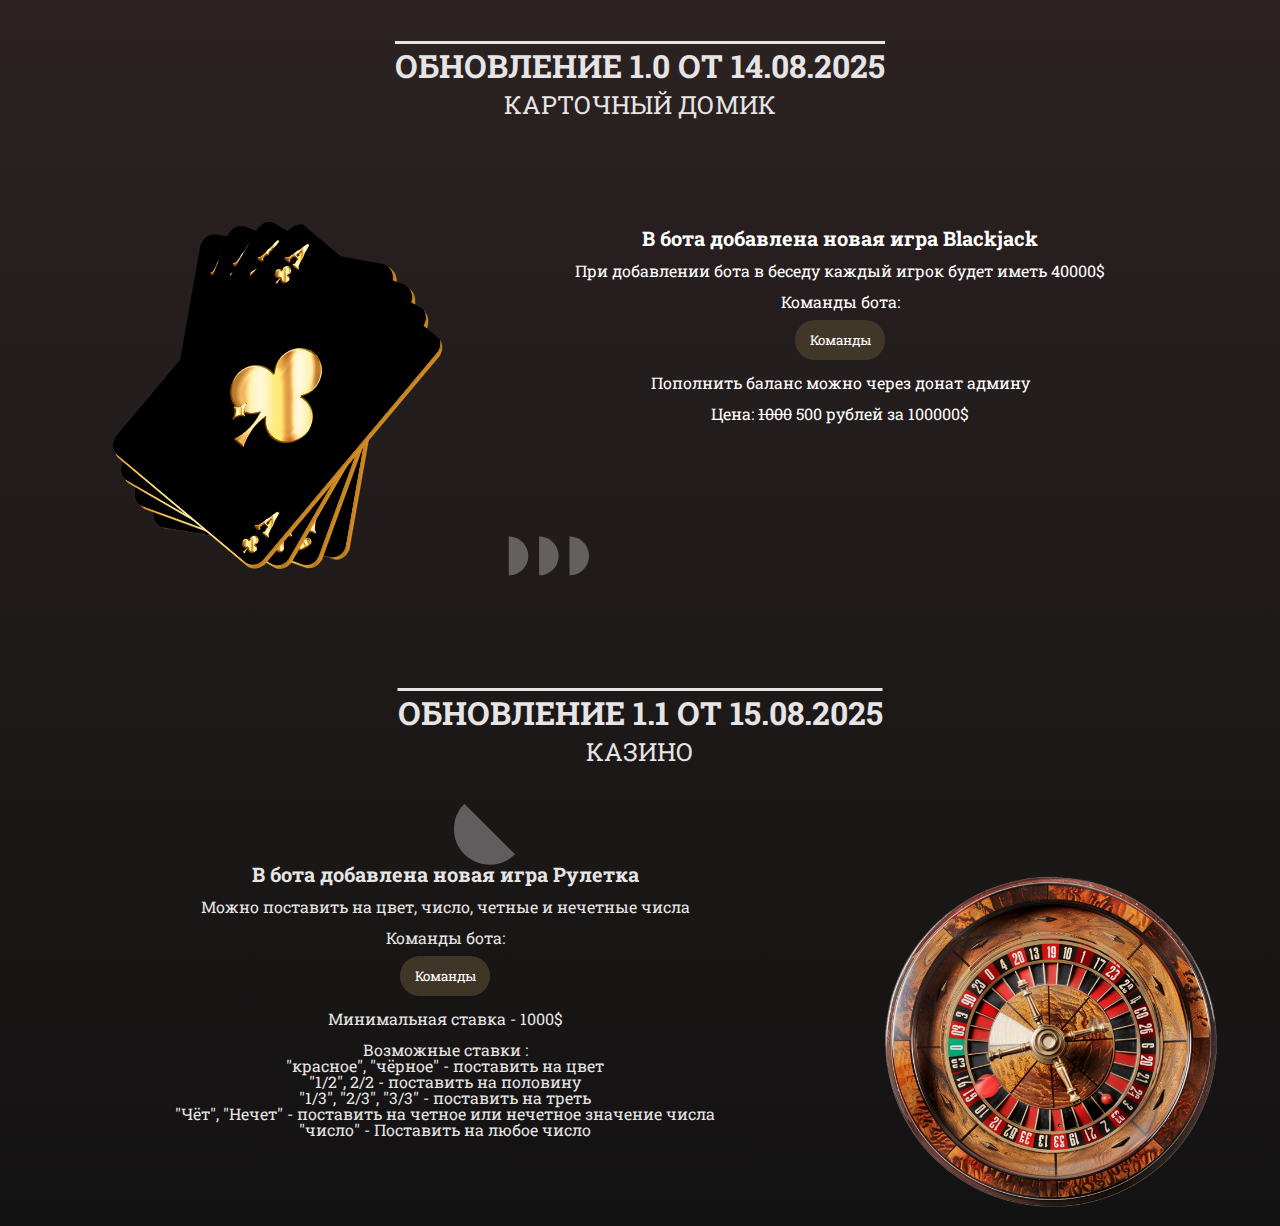
<file: update.html>
<!DOCTYPE html>
<html lang="en">

<head>
  <meta charset="UTF-8">
  <meta name="viewport" content="width=device-width, initial-scale=1.0">
  <link rel="stylesheet" href="css/reset.css">
  <link rel="stylesheet" href="css/fonts.css">
  <link rel="shortcut icon" href="/images/cropped.jpg">
  <link rel="stylesheet" href="css/update.css">
  <title>Обновления</title>
</head>

<body>
  <div class="wrapper">
    <header class="header">
      <div class="container">
        <div class="header__top-inner">
        </div>
        <div class="header__titles title">
          <h1 class="header__titles-title">Обновление 1.0 от 14.08.2025</h1>
          <h2 class="header__subtitle">Карточный домик</h2>
        </div>
        <div class="header__updateOne">
          <div class="header__updateOne-cards">
            <img src="images/updateCards/1.png" alt="card" class="header__updateOne-card1">
            <img src="images/updateCards/2.png" alt="card" class="header__updateOne-card2">
            <img src="images/updateCards/3.png" alt="card" class="header__updateOne-card3">
            <img src="images/updateCards/4.png" alt="card" class="header__updateOne-card4">
          </div>
          <div class="header_updateOne-subscribe">
            <div class="header_updateOne-title">В бота добавлена новая игра Blackjack</div>
            <ul>
              <li class="updateOne-item"> При добавлении бота в беседу каждый игрок будет иметь 40000$ </li>
              
                <li class="updateOne-item">Команды бота:<br>
                  <div class="dropdown">
                    <button class="dropbtn">Команды</button>
                    <div class="dropdown-content">
                      <span>Чушпан баланс - проверить баланс</span>
                      <br>
                      <span>Чушпан 21 [ставка] - начать игру</span>
                      <br>
                      <span>Чушпан 21 еще - добавить карту</span>
                      <br>
                      <span>Чушпан 21 хватит - перестать брать карты</span>
                      <br>
                      <span>Чушпан кэш - посмотреть балансы игроков беседы</span>
                    </div>
                  </div>
                </li>
              <li class="updateOne--item">Пополнить баланс можно через донат админу</li>
              <li class="updateOne--item">Цена: <span class="underline">1000</span> 500 рублей за 100000$</li>
            </ul>
          </div>
        </div>
        <div class="updateTwo">
          <div class="updateTwo-titles title">
          <div class="updateTwo-titles-title">Обновление 1.1 от 15.08.2025</div>
          <div class="updateTwo-titles-subtitle">Казино</div>
          <div class="updateTwo-Roulette">
            <div class="updateTwo-subscribe">
            <p class="header_updateTwo-title">В бота добавлена новая игра Рулетка</p>
            <div class="header__top-list">
            <ul>
              <li class="header__top-item">Можно поставить на цвет, число, четные и нечетные числа</li>
               <li class="header__top-item">Команды бота:<br>
                  <div class="dropdown">
                    <button class="dropbtn">Команды</button>
                    <div class="dropdown-content">
                      <span>Чушпан общий проигрыш - узнать общий проигрыш</span>
                      <br>
                      <span>Чушпан казино старт - начать игру</span>
                      <br>
                      <span>Чушпан казино [на что вы ставите] [ставка] - сделать ставку</span>
                      <br>
                    </div>
                  </div>
              <li class="header__top-item">Минимальная ставка - 1000$</li>
              <li class="header__top-item">Возможные ставки :<br> "красное", "чёрное" - поставить на цвет <br>
                "1/2", 2/2 - поставить на половину<br>
                "1/3", "2/3", "3/3" - поставить на треть<br>
                "Чёт", "Нечет" - поставить на четное или нечетное значение числа<br>
                "число" - Поставить на любое число
              </li>
            </ul>
            </div>
          </div>
            <div class="rouletteZ">
              <img src="images/updateCards/cas.PNG" class="casino" alt="">
              <img src="images/updateCards/animation.png" class="anim-casino" alt="">
        </div>
          </div>
          </div>
        </div>
      </div>
    </header>
  </div>
</body>

</html>
</file>
<file: css/fonts.css>
@font-face {
  font-family: "glackzo";
  font-weight: 400;
  font-style: normal;
  font-display: swap;
  src: url("../fonts/glackzo.woff2") format("woff2"),
    url("../fonts/glackzo.woff") format("woff"),
    url("../fonts/glackzo.eot") format("embedded-opentype");
}

@font-face {
  font-family: "RobotoSlab";
  font-weight: 400;
  font-style: normal;
  font-display: swap;
  src: url("../fonts/RobotoSlabRegular.woff2") format("woff2"),
    url("../fonts/RobotoSlabRegular.woff") format("woff"),
    url("../fonts/RobotoSlabRegular.eot") format("embedded-opentype");
}

@font-face {
  font-family: "RobotoSlab";
  font-weight: 700;
  font-style: normal;
  font-display: swap;
  src: url("../fonts/RobotoSlabBold.woff2") format("woff2"),
    url("../fonts/RobotoSlabBold.woff") format("woff"),
    url("../fonts/RobotoSlabRegular.eot") format("embedded-opentype");
}
</file>
<file: css/update.css>
/*--------------------------------------------------------------*/
body{
  cursor: url('../images/cursor/main.png') 4 4, auto;
}
a:hover{
    cursor: url('../images/cursor/body.png') 4 4, auto;
}
.wrapper {
  min-height: 100%;
  width: 100%;
  overflow: hidden;
}

.container {
  max-width: 1200px;
  padding: 0 15px;
  margin: 0 auto;
  height: 100%;
  font-family: RobotoSlab, sans-serif;
}
.header {
  min-height: 100vh;
  width: 100%;
  background: url("../images/decor/shapes-bg.svg") 50% 10% / cover no-repeat, linear-gradient(rgb(44, 34, 34), rgb(19, 18, 18));
}
.header__top-inner {
  display: flex;
  align-items: center;
  justify-content: space-between;
  max-width: 1600px;
  margin: 0 auto;
  padding: 0 15px;
  gap: 30px;
}

/*-----------------------------------------------------------------*/

.header__titles, .title {
  margin-top: 50px;
  display: flex;
  flex-direction: column;
  justify-content: center; /* выравнивание по горизонтали */
  align-items: center;     /* выравнивание по вертикали */
  color: rgb(230, 228, 228);
  text-transform: upperCase;
}
.header__titles-title {
  font-size: 32px;
  font-weight: 700;
  text-decoration: overline;
}
.header__subtitle {
  font-size: 25px;
  margin-top: 10px;
}
/*--------------------------------------------------------------------*/
.header__updateOne {
  display:flex;
  align-items: center;
  justify-content: center;
  max-width: 1200px;
}
.header__updateOne-cards {
  width: 400px;
  position: relative;
  margin-top: 130px;
  display: flex;
}
.header__updateOne-cards img{
  height: 300px;
  width: 200px;
}
.header__updateOne-card1 {
  position:relative;
   transform: rotate(10deg);
   transition: all 3s;
}
.header__updateOne-card2 {
  position:absolute;
   transform: rotate(20deg);
   transition: all 3s;
}
.header__updateOne-card3 {
  position:absolute;
   transform: rotate(30deg);
   transition: all 3s;

}
.header__updateOne-card4 {
  position:absolute;
   transform: rotate(40deg);
   transition: all 3s;
}

.header__updateOne-card4:hover {
   transform: scale(1.05);
  z-index: 10;
}
/*-----------------------------------------------------------------------------*/
.header_updateOne-subscribe {
  color: white;
  text-align: center;
}
.header_updateOne-subscribe ul{
  gap: 10px
}
.header_updateOne-title {
  font-weight: 700;
  font-size: 20px;
  text-align:center;
  margin-bottom: 15px;
}
.header_updateOne-subscribe ul > li{
  margin-bottom: 15px;
}
.header_updateOne-subcribe ul>li:last-child{
  margin-bottom: 0;
}
.dropdown {
  margin-top: 10px;
  display: inline-block;
}
.dropbtn {
  display: inline-block;
  height: 40px;
  width: 90px;
  border-radius: 40px;
  color: white;
  background: rgba(66, 56, 41, 0.966);
}
.dropdown-content {
  display:none;
  background: black;
  color: white;
  min-width: 160px;
  box-shadow: 0px 8px 16px rgba(0,0,0,0.2);
  border-radius: 4px;
  text-transform: uppercase;
  z-index: 1;
}
.dropdown:hover .dropdown-content {
  display:block;
}
.underline{
  text-decoration: line-through;
}
.updateTwo-titles-title{
  font-size: 32px;
  font-weight: 700;
  text-decoration: overline;
}
.updateTwo-titles-subtitle{
  font-size: 25px;
  margin-top: 10px;
}
.updateTwo-titles{
  margin-top:150px;
}

.casino{
  max-height: 350px;
  max-width: 350px;
}

.anim-casino{
  position:absolute;
  max-height: 400px;
  max-width: 350px;
  index: 10;
  right: 0px;
  top: 5px;
  animation: rotate 5s linear infinite;
  float: right;
}
.updateTwo{}
.updateTwo-Roulette{
  position: relative;
  display: flex;
  justify-content: flex-end;
  margin: 100px 0px 15px 0;
  margin-left: auto;
}
.updateTwo-subscribe{
  margin-right: 10rem;
}
.header_updateTwo-title {
  font-weight: 700;
  font-size: 20px;
  text-align:center;
  margin-bottom: 15px;
  text-transform: none;
}

.header__top-list{
  text-align: center;
  gap: 10px;
  text-transform: none;
}
.header__top-list ul > li{
  margin-bottom: 15px;
}
@keyframes rotate {
  0% {
    transform: rotate(0deg);  
  }
  50% {
    transform: rotate(-200deg);
  }
  100% {
    transform: rotate(360deg); 
  }
}
/*---------------------------------------------------------------------*/
@media (max-width: 1100px) {
  .header__updateOne{
    flex-direction: column;
  }
  .header_updateOne-subscribe{
    margin-top: 50px;
  }
  .header__updateOne-cards{
    padding-left: 100px;
  }
  .header__titles-title{
    font-size: 20px;
  }
  .updateTwo-Roulette{
    display:flex;
    flex-direction: column;
    align-items: center;
    text-align: center;
    justify-content: center;
    margin: 0 auto;
  }
  .updateTwo-subscribe {
    display:flex;
    flex-direction: column;
    align-items:center;
    justify-content: center;
    order: 2;
    margin: 0 auto;
  }
  .header_updateTwo-title{
    margin-top: 20px;
  }
  .roulleteZ{
    order: 1;
    position: relative;
  }
  .anim-casino{
    position: absolute;
    top: 0.8%;
    right: 17.9%;
  }
  .updateTwo-Roulette{
    margin-top: 50px;
  }
  .updateTwo-titles-subtitle{
    font-size: 25px;
  }
  .updateTwo-titles-title{
    font-size: 20px;
  }
}
@media (max-width: 600px) {
  .rouletteZ{
    position:relative;
  }
  .anim-casino{
    top:1.1%;
    left: 0.1%;
  }
}
</file>
